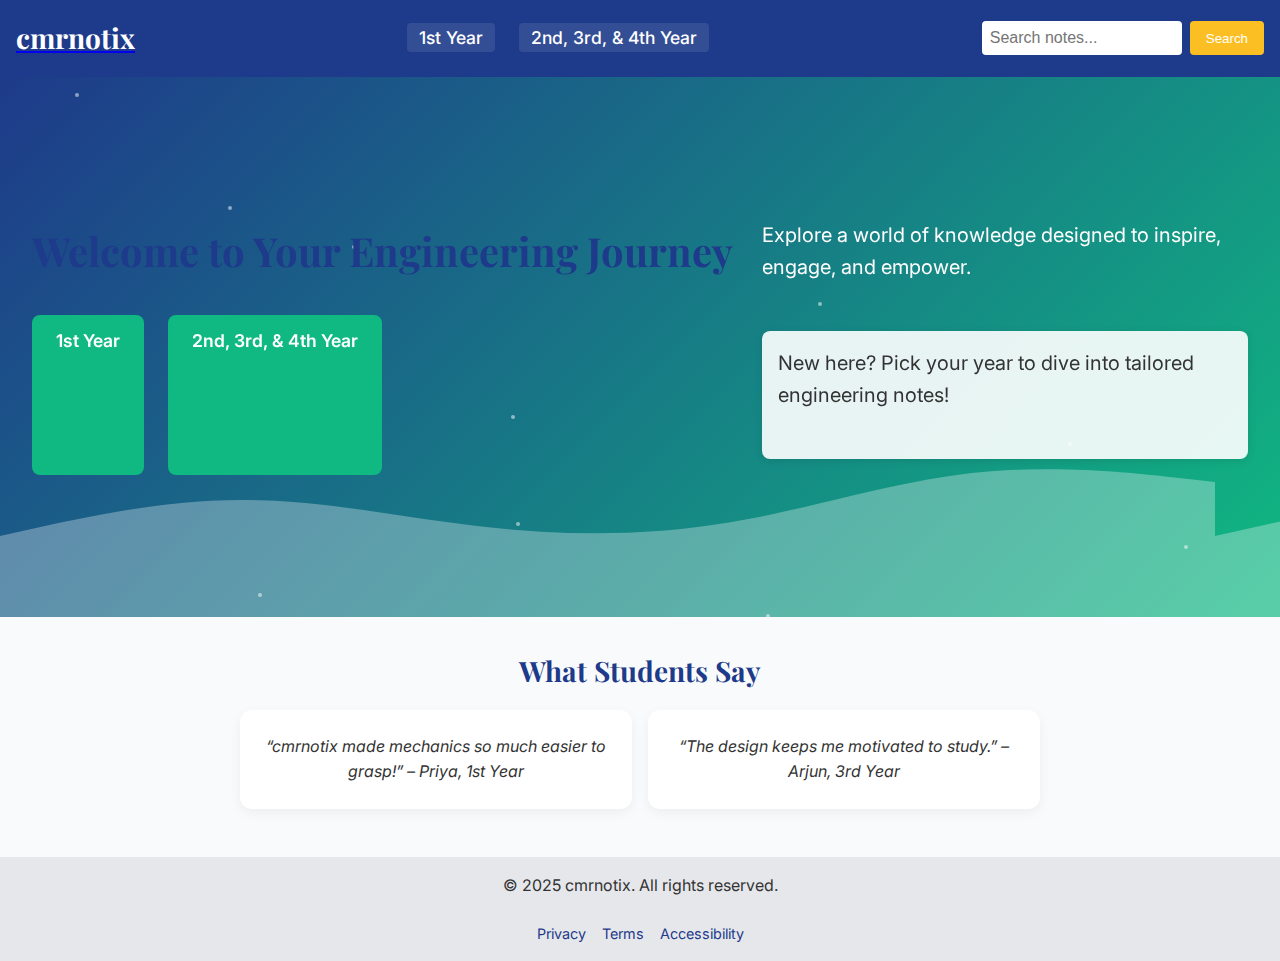
<file: index.html>
<!DOCTYPE html>
<html lang="en">
<head>
    <meta charset="UTF-8">
    <meta name="viewport" content="width=device-width, initial-scale=1.0">
    <meta name="description" content="cmrnotix: A revolutionary educational platform for engineering students.">
    <link href="https://fonts.googleapis.com/css2?family=Inter:wght@400;500;600&family=Playfair+Display:wght@400;700&display=swap" rel="stylesheet">
    <link rel="icon" href="/assets/images/favicon.ico" type="image/x-icon">
    <link rel="stylesheet" href="styles.css">
    <title>cmrnotix - Engineering Education Reimagined</title>
</head>
<body>
    <!-- Header: Navigation hub with accessibility focus -->
    <header role="banner">
        <nav aria-label="Main navigation">
            <a href="/" class="logo" aria-label="cmrnotix homepage"><h1>cmrnotix</h1></a>
            <ul class="nav-menu">
                <li><a href="/firstyearnotes.html" aria-label="First Year Notes" class="highlight">1st Year</a></li>
                <li><a href="/upperyearsnotes.html" aria-label="Upper Years Notes" class="highlight">2nd, 3rd, & 4th Year</a></li>
            </ul>
            <form role="search" class="search-form">
                <input type="search" id="search" name="q" placeholder="Search notes..." aria-label="Search study notes" required>
                <button type="submit" aria-label="Submit search">Search</button>
            </form>
        </nav>
    </header>

    <!-- Main: Enhanced with dynamic wave and smart suggestions -->
    <main role="main">
        <section class="hero" aria-labelledby="hero-title">
            <div class="hero-wave" aria-hidden="true"></div> <!-- Dynamic wave effect -->
            <div class="hero-particles" aria-hidden="true"></div>
            <h2 id="hero-title" class="welcome-text">Welcome to Your Engineering Journey</h2>
            <p>Explore a world of knowledge designed to inspire, engage, and empower.</p>
            <div class="hero-cta">
                <a href="/firstyearnotes.html" class="btn primary-cta" aria-label="Start with First Year Notes" data-tooltip="Start here if you're new!">1st Year</a>
                <a href="/upperyearsnotes.html" class="btn primary-cta" aria-label="Explore Upper Years Notes" data-tooltip="Advanced resources await!">2nd, 3rd, & 4th Year</a>
            </div>
            <div class="onboarding-message" role="alert" aria-live="polite">
                <p>New here? Pick your year to dive into tailored engineering notes!</p>
                <span class="onboarding-progress" aria-hidden="true"></span>
            </div>
            <!-- Smart Suggestion -->
            <div class="smart-suggestion" role="complementary" aria-live="polite" style="display: none;">
                <p>Try starting with <a href="/mechanics.html">Mechanics</a> – a popular choice for 1st Year!</p>
            </div>
        </section>

        <section class="testimonials" aria-labelledby="testimonials-title">
            <h3 id="testimonials-title">What Students Say</h3>
            <ul class="testimonial-list">
                <li>“cmrnotix made mechanics so much easier to grasp!” – Priya, 1st Year</li>
                <li>“The design keeps me motivated to study.” – Arjun, 3rd Year</li>
            </ul>
        </section>
    </main>

    <!-- Footer: Trust-building essentials -->
    <footer role="contentinfo">
        <p>© 2025 cmrnotix. All rights reserved.</p>
        <ul class="footer-links">
            <li><a href="/privacy.html" aria-label="Privacy Policy">Privacy</a></li>
            <li><a href="/terms.html" aria-label="Terms of Service">Terms</a></li>
            <li><a href="/accessibility.html" aria-label="Accessibility Statement">Accessibility</a></li>
        </ul>
    </footer>

    <script src="script.js" defer></script>
</body>
</html>
</file>
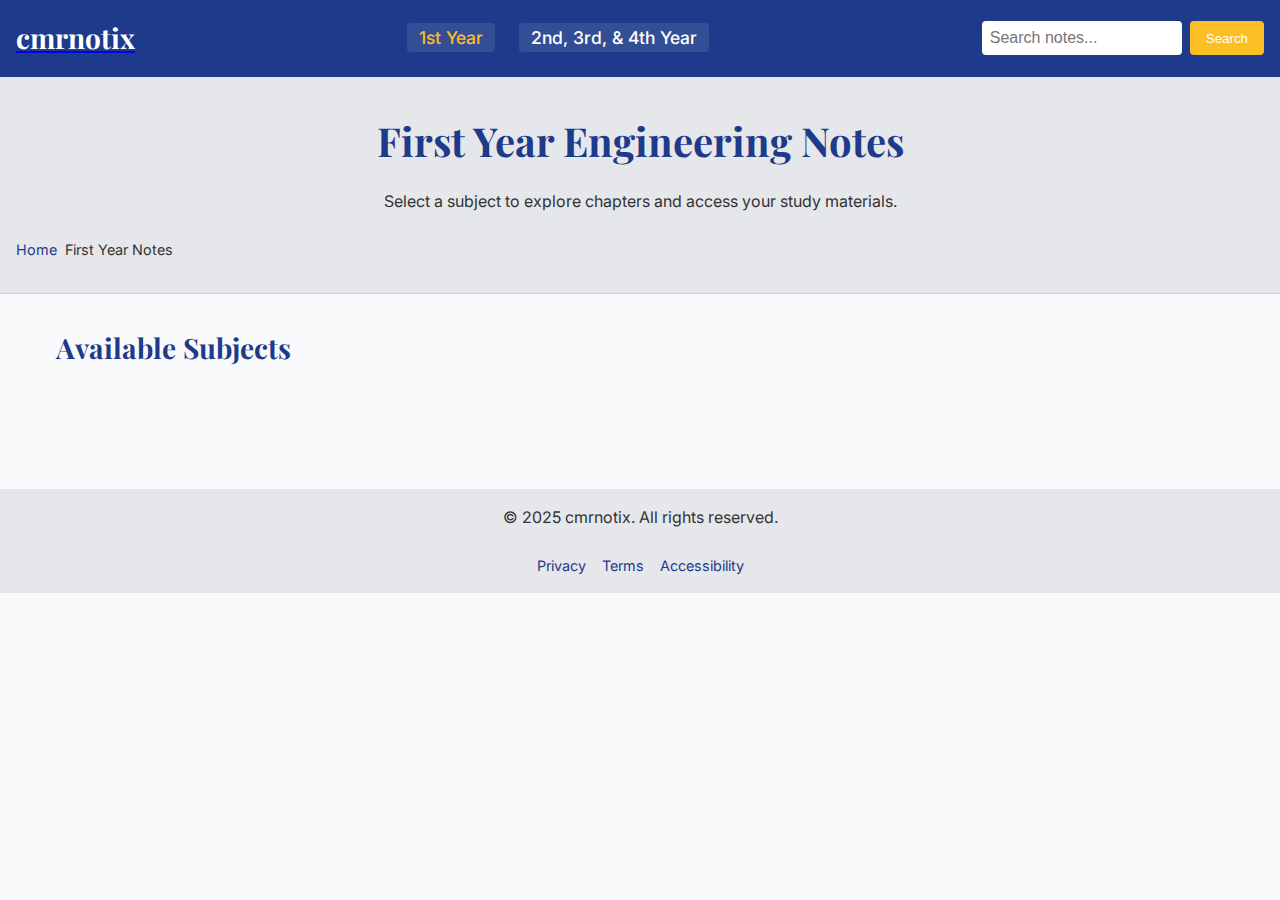
<file: firstyearnotes.html>
<!DOCTYPE html>
<html lang="en">
<head>
    <meta charset="UTF-8">
    <meta name="viewport" content="width=device-width, initial-scale=1.0">
    <meta name="description" content="First-year engineering notes on cmrnotix.">
    <link href="https://fonts.googleapis.com/css2?family=Inter:wght@400;500;600&family=Playfair+Display:wght@400;700&display=swap" rel="stylesheet">
    <link rel="icon" href="/assets/images/favicon.ico" type="image/x-icon">
    <link rel="stylesheet" href="styles.css">
    <title>First Year Notes - cmrnotix</title>
</head>
<body>
    <!-- Header: Consistent navigation hub -->
    <header role="banner">
        <nav aria-label="Main navigation">
            <a href="/" class="logo" aria-label="cmrnotix homepage"><h1>cmrnotix</h1></a>
            <ul class="nav-menu">
                <li><a href="/firstyearnotes.html" aria-label="First Year Notes" class="highlight">1st Year</a></li>
                <li><a href="/upperyearsnotes.html" aria-label="Upper Years Notes" class="highlight">2nd, 3rd, & 4th Year</a></li>
            </ul>
            <form role="search" class="search-form">
                <input type="search" id="search" name="q" placeholder="Search notes..." aria-label="Search study notes" required>
                <button type="submit" aria-label="Submit search">Search</button>
            </form>
        </nav>
    </header>

    <!-- Main: Subject list with error handling -->
    <main role="main">
        <section class="notes-intro" aria-labelledby="notes-title">
            <h2 id="notes-title">First Year Engineering Notes</h2>
            <p>Select a subject to explore chapters and access your study materials.</p>
            <nav aria-label="Breadcrumb">
                <ol class="breadcrumbs">
                    <li><a href="/">Home</a></li>
                    <li>First Year Notes</li>
                </ol>
            </nav>
        </section>

        <section class="subject-list" aria-labelledby="subjects-title">
            <h3 id="subjects-title">Available Subjects</h3>
            <ul class="subjects">
                <li><a href="/mechanics.html" aria-label="Mechanics Notes">Mechanics</a></li>
                <li><a href="/physics.html" aria-label="Physics Notes">Physics</a></li>
                <li><a href="#" aria-label="Mathematics Notes">Mathematics</a></li>
            </ul>
            <div class="error-message" role="alert" aria-live="polite" style="display: none;">
                <p>Oops! No subjects match your search. Try "Mechanics" or "Physics."</p>
            </div>
        </section>
    </main>

    <!-- Footer: Consistent trust elements -->
    <footer role="contentinfo">
        <p>© 2025 cmrnotix. All rights reserved.</p>
        <ul class="footer-links">
            <li><a href="/privacy.html" aria-label="Privacy Policy">Privacy</a></li>
            <li><a href="/terms.html" aria-label="Terms of Service">Terms</a></li>
            <li><a href="/accessibility.html" aria-label="Accessibility Statement">Accessibility</a></li>
        </ul>
    </footer>

    <script src="script.js" defer></script>
</body>
</html>
</file>
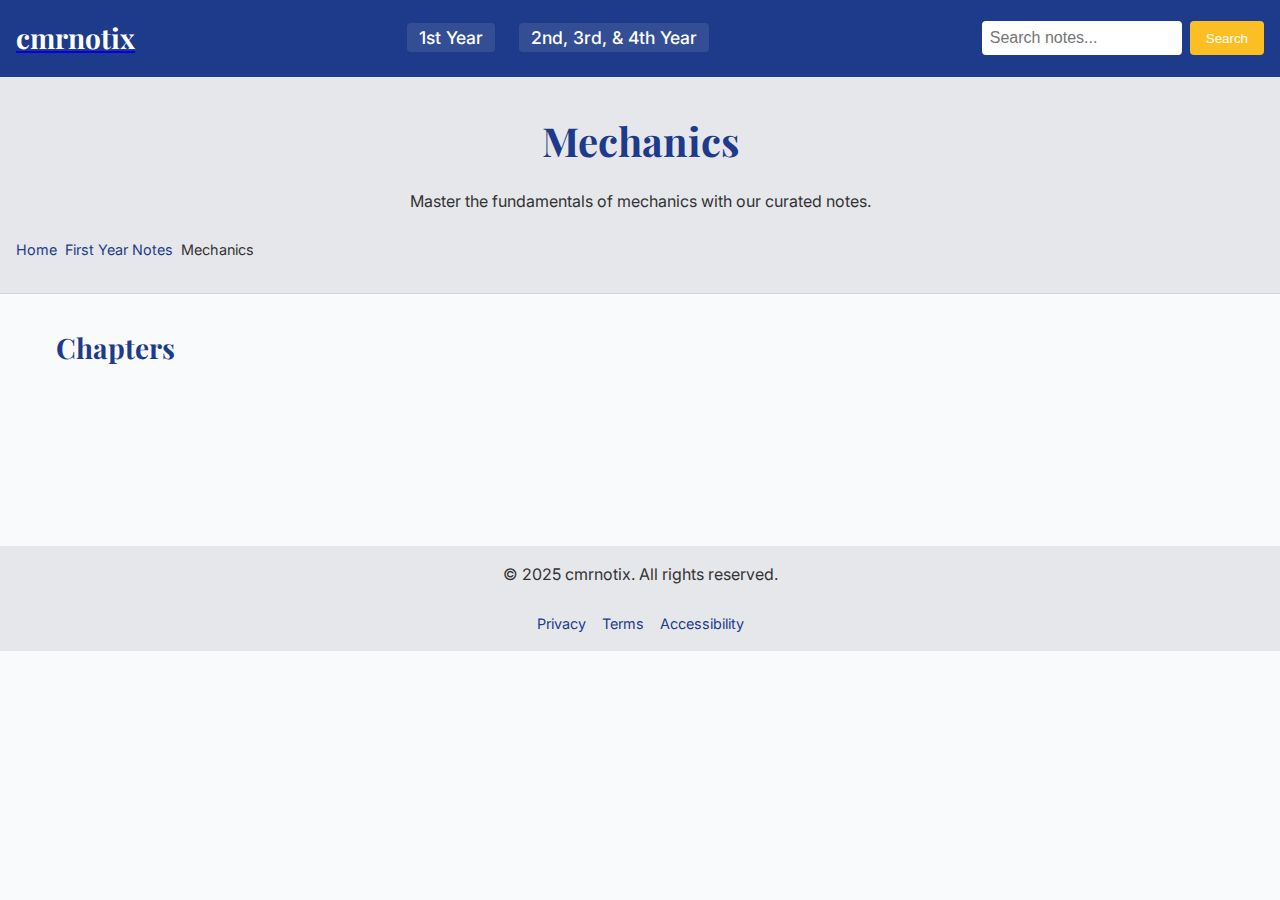
<file: mechanics.html>
<!DOCTYPE html>
<html lang="en">
<head>
    <meta charset="UTF-8">
    <meta name="viewport" content="width=device-width, initial-scale=1.0">
    <meta name="description" content="Mechanics notes for first-year engineering students on cmrnotix.">
    <link href="https://fonts.googleapis.com/css2?family=Inter:wght@400;500;600&family=Playfair+Display:wght@400;700&display=swap" rel="stylesheet">
    <link rel="icon" href="/assets/images/favicon.ico" type="image/x-icon">
    <link rel="stylesheet" href="styles.css">
    <title>Mechanics - First Year Notes - cmrnotix</title>
</head>
<body>
    <!-- Header: Consistent navigation hub -->
    <header role="banner">
        <nav aria-label="Main navigation">
            <a href="/" class="logo" aria-label="cmrnotix homepage"><h1>cmrnotix</h1></a>
            <ul class="nav-menu">
                <li><a href="/firstyearnotes.html" aria-label="First Year Notes" class="highlight">1st Year</a></li>
                <li><a href="/upperyearsnotes.html" aria-label="Upper Years Notes" class="highlight">2nd, 3rd, & 4th Year</a></li>
            </ul>
            <form role="search" class="search-form">
                <input type="search" id="search" name="q" placeholder="Search notes..." aria-label="Search study notes" required>
                <button type="submit" aria-label="Submit search">Search</button>
            </form>
        </nav>
    </header>

    <!-- Main: Chapter list with download/open options -->
    <main role="main">
        <section class="subject-intro" aria-labelledby="subject-title">
            <h2 id="subject-title">Mechanics</h2>
            <p>Master the fundamentals of mechanics with our curated notes.</p>
            <nav aria-label="Breadcrumb">
                <ol class="breadcrumbs">
                    <li><a href="/">Home</a></li>
                    <li><a href="/firstyearnotes.html">First Year Notes</a></li>
                    <li>Mechanics</li>
                </ol>
            </nav>
        </section>

        <section class="chapter-list" aria-labelledby="chapters-title">
            <h3 id="chapters-title">Chapters</h3>
            <ul class="chapters">
                <li>
                    <h4>Chapter 1: Introduction to Mechanics</h4>
                    <div class="chapter-actions">
                        <a href="/assets/media/ch1_mechanics.pdf" download aria-label="Download Chapter 1 Notes">Download</a>
                        <a href="/assets/media/ch1_mechanics.pdf" target="_blank" aria-label="Open Chapter 1 Notes">Open</a>
                    </div>
                </li>
                <li>
                    <h4>Chapter 2: Forces and Motion</h4>
                    <div class="chapter-actions">
                        <a href="/assets/media/ch2_mechanics.pdf" download aria-label="Download Chapter 2 Notes">Download</a>
                        <a href="/assets/media/ch2_mechanics.pdf" target="_blank" aria-label="Open Chapter 2 Notes">Open</a>
                    </div>
                </li>
            </ul>
            <div class="error-message" role="alert" aria-live="polite" style="display: none;">
                <p>Oops! No chapters match your search. Try "Introduction" or "Forces."</p>
            </div>
        </section>
    </main>

    <!-- Footer: Consistent trust elements -->
    <footer role="contentinfo">
        <p>© 2025 cmrnotix. All rights reserved.</p>
        <ul class="footer-links">
            <li><a href="/privacy.html" aria-label="Privacy Policy">Privacy</a></li>
            <li><a href="/terms.html" aria-label="Terms of Service">Terms</a></li>
            <li><a href="/accessibility.html" aria-label="Accessibility Statement">Accessibility</a></li>
        </ul>
    </footer>

    <script src="script.js" defer></script>
</body>
</html>
</file>
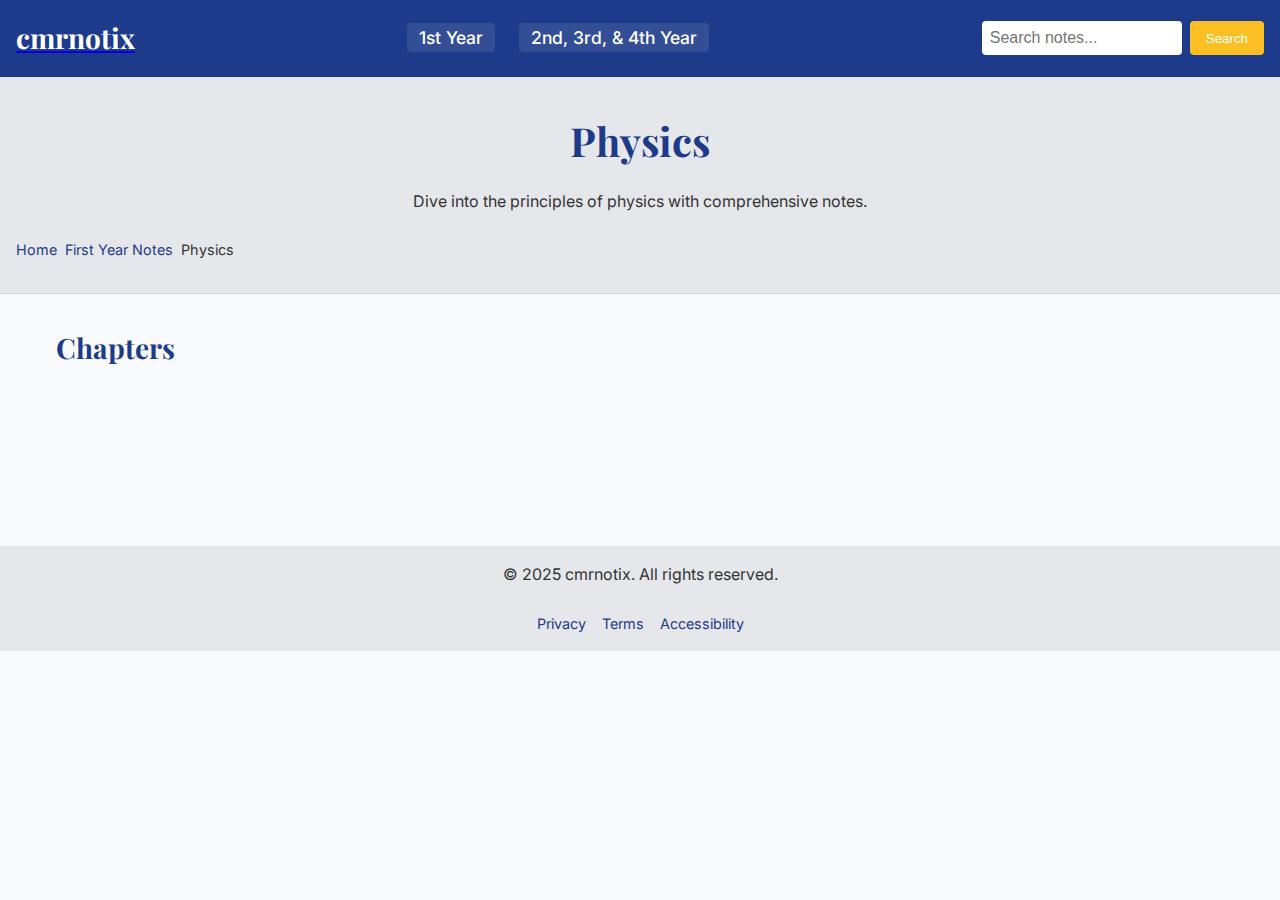
<file: physics.html>
<!DOCTYPE html>
<html lang="en">
<head>
    <meta charset="UTF-8">
    <meta name="viewport" content="width=device-width, initial-scale=1.0">
    <meta name="description" content="Physics notes for first-year engineering students on cmrnotix.">
    <link href="https://fonts.googleapis.com/css2?family=Inter:wght@400;500;600&family=Playfair+Display:wght@400;700&display=swap" rel="stylesheet">
    <link rel="icon" href="/assets/images/favicon.ico" type="image/x-icon">
    <link rel="stylesheet" href="styles.css">
    <title>Physics - First Year Notes - cmrnotix</title>
</head>
<body>
    <!-- Header: Consistent navigation hub -->
    <header role="banner">
        <nav aria-label="Main navigation">
            <a href="/" class="logo" aria-label="cmrnotix homepage"><h1>cmrnotix</h1></a>
            <ul class="nav-menu">
                <li><a href="/firstyearnotes.html" aria-label="First Year Notes" class="highlight">1st Year</a></li>
                <li><a href="/upperyearsnotes.html" aria-label="Upper Years Notes" class="highlight">2nd, 3rd, & 4th Year</a></li>
            </ul>
            <form role="search" class="search-form">
                <input type="search" id="search" name="q" placeholder="Search notes..." aria-label="Search study notes" required>
                <button type="submit" aria-label="Submit search">Search</button>
            </form>
        </nav>
    </header>

    <!-- Main: Chapter list with download/open options -->
    <main role="main">
        <section class="subject-intro" aria-labelledby="subject-title">
            <h2 id="subject-title">Physics</h2>
            <p>Dive into the principles of physics with comprehensive notes.</p>
            <nav aria-label="Breadcrumb">
                <ol class="breadcrumbs">
                    <li><a href="/">Home</a></li>
                    <li><a href="/firstyearnotes.html">First Year Notes</a></li>
                    <li>Physics</li>
                </ol>
            </nav>
        </section>

        <section class="chapter-list" aria-labelledby="chapters-title">
            <h3 id="chapters-title">Chapters</h3>
            <ul class="chapters">
                <li>
                    <h4>Chapter 1: Kinematics</h4>
                    <div class="chapter-actions">
                        <a href="/assets/media/ch1_physics.pdf" download aria-label="Download Chapter 1 Notes">Download</a>
                        <a href="/assets/media/ch1_physics.pdf" target="_blank" aria-label="Open Chapter 1 Notes">Open</a>
                    </div>
                </li>
                <li>
                    <h4>Chapter 2: Energy and Work</h4>
                    <div class="chapter-actions">
                        <a href="/assets/media/ch2_physics.pdf" download aria-label="Download Chapter 2 Notes">Download</a>
                        <a href="/assets/media/ch2_physics.pdf" target="_blank" aria-label="Open Chapter 2 Notes">Open</a>
                    </div>
                </li>
            </ul>
            <div class="error-message" role="alert" aria-live="polite" style="display: none;">
                <p>Oops! No chapters match your search. Try "Kinematics" or "Energy."</p>
            </div>
        </section>
    </main>

    <!-- Footer: Consistent trust elements -->
    <footer role="contentinfo">
        <p>© 2025 cmrnotix. All rights reserved.</p>
        <ul class="footer-links">
            <li><a href="/privacy.html" aria-label="Privacy Policy">Privacy</a></li>
            <li><a href="/terms.html" aria-label="Terms of Service">Terms</a></li>
            <li><a href="/accessibility.html" aria-label="Accessibility Statement">Accessibility</a></li>
        </ul>
    </footer>

    <script src="script.js" defer></script>
</body>
</html>
</file>
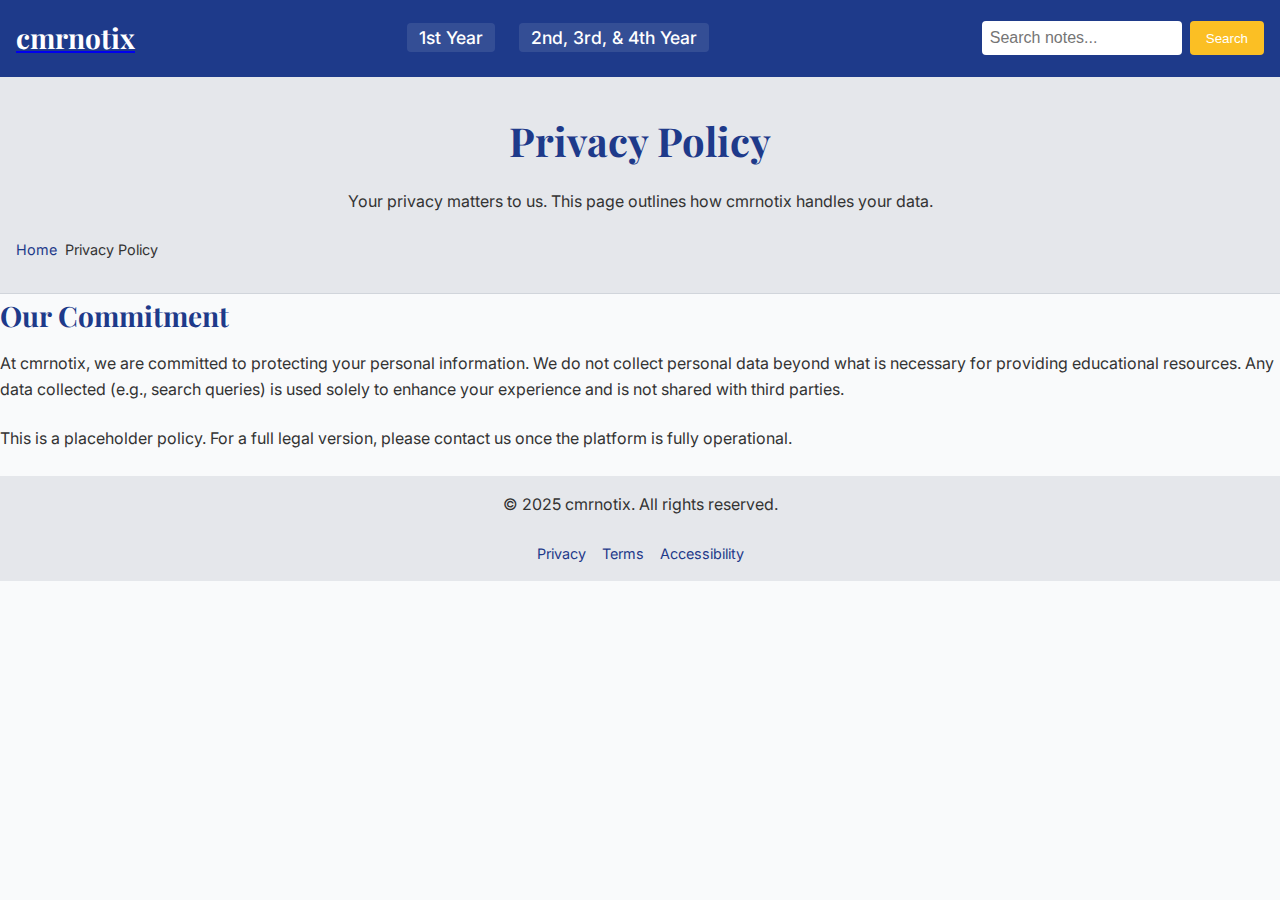
<file: privacy.html>
<!DOCTYPE html>
<html lang="en">
<head>
    <meta charset="UTF-8">
    <meta name="viewport" content="width=device-width, initial-scale=1.0">
    <meta name="description" content="Privacy Policy for cmrnotix, ensuring user data protection.">
    <link href="https://fonts.googleapis.com/css2?family=Inter:wght@400;500;600&family=Playfair+Display:wght@400;700&display=swap" rel="stylesheet">
    <link rel="icon" href="/assets/images/favicon.ico" type="image/x-icon">
    <link rel="stylesheet" href="styles.css">
    <title>Privacy Policy - cmrnotix</title>
</head>
<body>
    <!-- Header: Consistent navigation hub -->
    <header role="banner">
        <nav aria-label="Main navigation">
            <a href="/" class="logo" aria-label="cmrnotix homepage"><h1>cmrnotix</h1></a>
            <ul class="nav-menu">
                <li><a href="/firstyearnotes.html" aria-label="First Year Notes" class="highlight">1st Year</a></li>
                <li><a href="/upperyearsnotes.html" aria-label="Upper Years Notes" class="highlight">2nd, 3rd, & 4th Year</a></li>
            </ul>
            <form role="search" class="search-form">
                <input type="search" id="search" name="q" placeholder="Search notes..." aria-label="Search study notes" required>
                <button type="submit" aria-label="Submit search">Search</button>
            </form>
        </nav>
    </header>

    <!-- Main: Privacy Policy content -->
    <main role="main">
        <section class="notes-intro" aria-labelledby="privacy-title">
            <h2 id="privacy-title">Privacy Policy</h2>
            <p>Your privacy matters to us. This page outlines how cmrnotix handles your data.</p>
            <nav aria-label="Breadcrumb">
                <ol class="breadcrumbs">
                    <li><a href="/">Home</a></li>
                    <li>Privacy Policy</li>
                </ol>
            </nav>
        </section>

        <section class="content" aria-labelledby="privacy-details">
            <h3 id="privacy-details">Our Commitment</h3>
            <p>At cmrnotix, we are committed to protecting your personal information. We do not collect personal data beyond what is necessary for providing educational resources. Any data collected (e.g., search queries) is used solely to enhance your experience and is not shared with third parties.</p>
            <p>This is a placeholder policy. For a full legal version, please contact us once the platform is fully operational.</p>
        </section>
    </main>

    <!-- Footer: Consistent trust elements -->
    <footer role="contentinfo">
        <p>© 2025 cmrnotix. All rights reserved.</p>
        <ul class="footer-links">
            <li><a href="/privacy.html" aria-label="Privacy Policy">Privacy</a></li>
            <li><a href="/terms.html" aria-label="Terms of Service">Terms</a></li>
            <li><a href="/accessibility.html" aria-label="Accessibility Statement">Accessibility</a></li>
        </ul>
    </footer>

    <script src="script.js" defer></script>
</body>
</html>
</file>
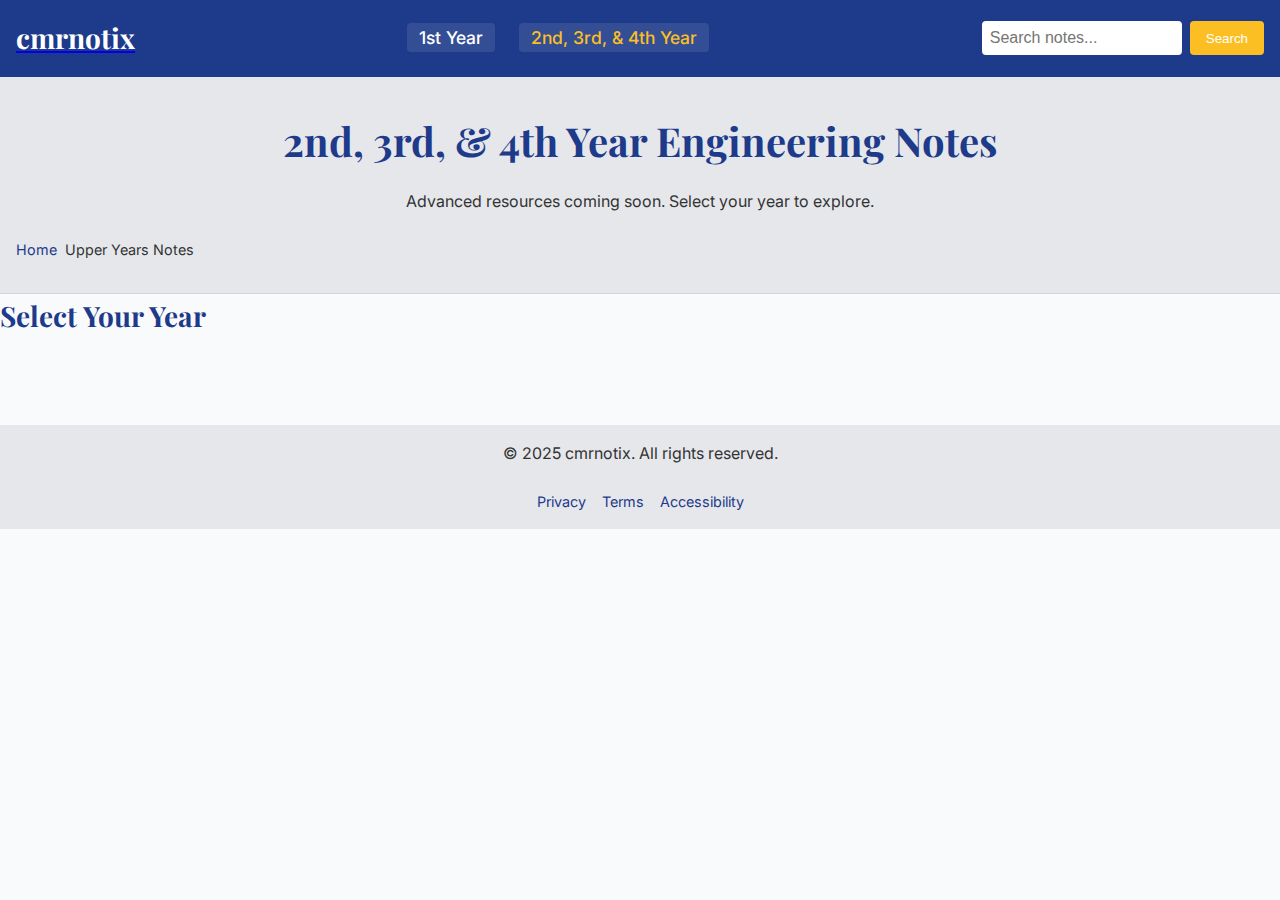
<file: upperyearsnotes.html>
<!DOCTYPE html>
<html lang="en">
<head>
    <meta charset="UTF-8">
    <meta name="viewport" content="width=device-width, initial-scale=1.0">
    <meta name="description" content="Notes for 2nd, 3rd, and 4th-year engineering students on cmrnotix.">
    <link href="https://fonts.googleapis.com/css2?family=Inter:wght@400;500;600&family=Playfair+Display:wght@400;700&display=swap" rel="stylesheet">
    <link rel="icon" href="/assets/images/favicon.ico" type="image/x-icon">
    <link rel="stylesheet" href="styles.css">
    <title>Upper Years Notes - cmrnotix</title>
</head>
<body>
    <!-- Header: Consistent navigation hub -->
    <header role="banner">
        <nav aria-label="Main navigation">
            <a href="/" class="logo" aria-label="cmrnotix homepage"><h1>cmrnotix</h1></a>
            <ul class="nav-menu">
                <li><a href="/firstyearnotes.html" aria-label="First Year Notes" class="highlight">1st Year</a></li>
                <li><a href="/upperyearsnotes.html" aria-label="Upper Years Notes" class="highlight">2nd, 3rd, & 4th Year</a></li>
            </ul>
            <form role="search" class="search-form">
                <input type="search" id="search" name="q" placeholder="Search notes..." aria-label="Search study notes" required>
                <button type="submit" aria-label="Submit search">Search</button>
            </form>
        </nav>
    </header>

    <!-- Main: Year selection placeholder -->
    <main role="main">
        <section class="notes-intro" aria-labelledby="notes-title">
            <h2 id="notes-title">2nd, 3rd, & 4th Year Engineering Notes</h2>
            <p>Advanced resources coming soon. Select your year to explore.</p>
            <nav aria-label="Breadcrumb">
                <ol class="breadcrumbs">
                    <li><a href="/">Home</a></li>
                    <li>Upper Years Notes</li>
                </ol>
            </nav>
        </section>

        <section class="year-list" aria-labelledby="years-title">
            <h3 id="years-title">Select Your Year</h3>
            <ul class="subjects">
                <li><a href="#" aria-label="Second Year Notes">2nd Year</a></li>
                <li><a href="#" aria-label="Third Year Notes">3rd Year</a></li>
                <li><a href="#" aria-label="Fourth Year Notes">4th Year</a></li>
            </ul>
            <div class="error-message" role="alert" aria-live="polite" style="display: none;">
                <p>Oops! No years match your search. Try "2nd" or "3rd."</p>
            </div>
        </section>
    </main>

    <!-- Footer: Consistent trust elements -->
    <footer role="contentinfo">
        <p>© 2025 cmrnotix. All rights reserved.</p>
        <ul class="footer-links">
            <li><a href="/privacy.html" aria-label="Privacy Policy">Privacy</a></li>
            <li><a href="/terms.html" aria-label="Terms of Service">Terms</a></li>
            <li><a href="/accessibility.html" aria-label="Accessibility Statement">Accessibility</a></li>
        </ul>
    </footer>

    <script src="script.js" defer></script>
</body>
</html>
</file>
<file: styles.css>
/* Reset and Base Styles: Ensures clean slate across browsers */
* {
    margin: 0;
    padding: 0;
    box-sizing: border-box;
}

body {
    font-family: 'Inter', sans-serif;
    line-height: 1.6;
    color: #333;
    background-color: #F9FAFB;
}

/* Typography: Modern and hierarchical */
h1, h2, h3, h4 {
    font-family: 'Playfair Display', serif;
    color: #1E3A8A;
}

h1 { font-size: 2.5rem; }
h2 { font-size: 2rem; margin-bottom: 1rem; }
h3 { font-size: 1.5rem; margin-bottom: 0.75rem; }
p { font-size: 1rem; margin-bottom: 1.5rem; }

/* Color Scheme: Emotional and accessible */
:root {
    --primary: #1E3A8A; /* Deep blue: Trust, focus */
    --secondary: #FBBF24; /* Amber: Motivation, energy */
    --accent: #10B981; /* Green: Success, growth */
    --background: #F9FAFB; /* Light gray: Clean */
    --text: #333; /* Dark gray: Readability */
    --highlight: #E5E7EB; /* Subtle gray: Depth */
    --error: #EF4444; /* Red: Errors */
}

/* Header: Sticky nav with highlighted options */
header {
    background-color: var(--primary);
    color: white;
    padding: 1rem;
    position: sticky;
    top: 0;
    z-index: 10;
}

nav {
    display: flex;
    flex-direction: column;
    gap: 1rem;
    align-items: center;
}

.logo h1 {
    font-size: 1.75rem;
    color: white;
}

.nav-menu {
    list-style: none;
    display: flex;
    gap: 1.5rem;
}

.nav-menu a {
    color: white;
    text-decoration: none;
    font-weight: 500;
    transition: color 0.3s ease;
}

.nav-menu a:hover,
.nav-menu a.active {
    color: var(--secondary);
}

.nav-menu a.highlight {
    font-size: 1.1rem;
    padding: 0.25rem 0.75rem;
    border-radius: 4px;
    background-color: rgba(255, 255, 255, 0.1);
}

.search-form {
    display: flex;
    gap: 0.5rem;
}

.search-form input {
    padding: 0.5rem;
    border: none;
    border-radius: 4px;
    font-size: 1rem;
    width: 100%;
    max-width: 200px;
}

.search-form button {
    padding: 0.5rem 1rem;
    background-color: var(--secondary);
    color: white;
    border: none;
    border-radius: 4px;
    cursor: pointer;
    transition: background-color 0.3s ease;
}

.search-form button:hover {
    background-color: #D97706;
}

/* Hero Section: Dynamic wave and particles */
.hero {
    padding: 3rem 1rem;
    background: linear-gradient(135deg, var(--primary) 0%, var(--accent) 100%);
    color: white;
    position: relative;
    overflow: hidden;
    min-height: 60vh;
    display: grid;
    grid-template-columns: 1fr;
    align-content: center;
    text-align: center;
    will-change: transform;
}

.hero-wave {
    position: absolute;
    bottom: 0;
    left: 0;
    width: 100%;
    height: 50%;
    background: url('data:image/svg+xml,<svg xmlns="http://www.w3.org/2000/svg" viewBox="0 0 1440 320"><path fill="rgba(255,255,255,0.3)" d="M0,224L48,213.3C96,203,192,181,288,181.3C384,181,480,203,576,213.3C672,224,768,224,864,208C960,192,1056,160,1152,149.3C1248,139,1344,149,1392,154.7L1440,160L1440,320L1392,320C1344,320,1248,320,1152,320C1056,320,960,320,864,320C768,320,672,320,576,320C480,320,384,320,288,320C192,320,96,320,48,320L0,320Z"></path></svg>') repeat-x;
    animation: waveFlow 10s infinite linear;
    z-index: 0;
    will-change: background-position;
}

.hero-particles {
    position: absolute;
    top: 0;
    left: 0;
    width: 100%;
    height: 100%;
    pointer-events: none;
    z-index: 0;
}

.hero h2.welcome-text {
    font-size: 2.5rem;
    position: relative;
    z-index: 1;
    margin-bottom: 1rem;
    animation: welcomeFade 1.5s ease-in-out;
}

.hero p {
    font-size: 1.25rem;
    max-width: 600px;
    margin: 0 auto 2rem;
    position: relative;
    z-index: 1;
}

.hero-cta {
    display: flex;
    gap: 1.5rem;
    justify-content: center;
    position: relative;
    z-index: 1;
}

.btn {
    padding: 0.75rem 1.5rem;
    background-color: var(--secondary);
    color: white;
    text-decoration: none;
    border-radius: 8px;
    font-weight: 600;
    transition: transform 0.2s ease, background-color 0.3s ease, box-shadow 0.3s ease;
    position: relative;
}

.btn.primary-cta {
    background-color: var(--accent);
    font-size: 1.1rem;
}

.btn:hover {
    transform: translateY(-4px);
    background-color: #D97706;
    box-shadow: 0 4px 12px rgba(0, 0, 0, 0.2);
}

.btn[data-tooltip]::after {
    content: attr(data-tooltip);
    position: absolute;
    bottom: 120%;
    left: 50%;
    transform: translateX(-50%);
    background-color: var(--primary);
    color: white;
    padding: 0.5rem 1rem;
    border-radius: 4px;
    font-size: 0.9rem;
    white-space: nowrap;
    opacity: 0;
    visibility: hidden;
    transition: opacity 0.3s ease;
}

.btn:hover[data-tooltip]::after {
    opacity: 1;
    visibility: visible;
}

/* Onboarding and Smart Suggestion */
.onboarding-message {
    background-color: rgba(255, 255, 255, 0.9);
    color: var(--text);
    padding: 1rem;
    border-radius: 8px;
    max-width: 500px;
    margin: 1rem auto;
    box-shadow: 0 2px 8px rgba(0, 0, 0, 0.1);
    animation: slideUp 0.5s ease-out;
    transition: opacity 0.3s ease;
    position: relative;
}

.onboarding-progress {
    display: block;
    height: 4px;
    background-color: var(--accent);
    position: absolute;
    bottom: 0;
    left: 0;
    animation: progressBar 3s linear forwards;
}

.smart-suggestion {
    background-color: var(--highlight);
    color: var(--text);
    padding: 1rem;
    border-radius: 8px;
    max-width: 500px;
    margin: 1rem auto;
    box-shadow: 0 2px 8px rgba(0, 0, 0, 0.1);
    animation: fadeIn 0.5s ease-in;
}

.smart-suggestion a {
    color: var(--primary);
    text-decoration: underline;
}

/* Notes Pages */
.notes-intro,
.subject-intro {
    padding: 2rem 1rem;
    text-align: center;
    background-color: var(--highlight);
    border-bottom: 1px solid #D1D5DB;
}

.breadcrumbs {
    list-style: none;
    display: flex;
    gap: 0.5rem;
    justify-content: center;
    font-size: 0.9rem;
    color: var(--text);
}

.breadcrumbs a {
    color: var(--primary);
    text-decoration: none;
}

.breadcrumbs a:hover {
    text-decoration: underline;
}

.subject-list,
.chapter-list {
    padding: 2rem 1rem;
    max-width: 1200px;
    margin: 0 auto;
}

.subjects,
.chapters {
    list-style: none;
    display: grid;
    gap: 1.5rem;
}

.subjects li {
    opacity: 0;
    transform: translateY(20px);
    animation: slideUp 0.5s ease-out forwards;
}

.subjects a {
    display: block;
    padding: 1.5rem;
    background-color: white;
    border-radius: 12px;
    text-decoration: none;
    color: var(--primary);
    font-weight: 500;
    box-shadow: 0 4px 12px rgba(0, 0, 0, 0.05);
    transition: transform 0.3s ease, box-shadow 0.3s ease;
}

.subjects a:hover {
    transform: translateY(-6px);
    box-shadow: 0 8px 20px rgba(0, 0, 0, 0.1);
}

.chapters li {
    opacity: 0;
    transform: translateY(20px);
    animation: slideUp 0.5s ease-out forwards;
    background-color: white;
    padding: 1.5rem;
    border-radius: 12px;
    box-shadow: 0 4px 12px rgba(0, 0, 0, 0.05);
    transition: transform 0.3s ease;
}

.chapters li:hover {
    transform: translateY(-4px);
}

.chapter-actions {
    display: flex;
    gap: 1rem;
    margin-top: 1rem;
}

.chapter-actions a {
    padding: 0.5rem 1.25rem;
    text-decoration: none;
    border-radius: 6px;
    font-weight: 500;
    transition: opacity 0.3s ease;
}

.chapter-actions a:first-child {
    background-color: var(--accent);
    color: white;
}

.chapter-actions a:last-child {
    background-color: var(--primary);
    color: white;
}

.chapter-actions a:hover {
    opacity: 0.85;
}

/* Error Message */
.error-message {
    background-color: #FEE2E2;
    color: var(--error);
    padding: 1rem;
    border-radius: 8px;
    margin-top: 1rem;
    text-align: center;
    animation: fadeIn 0.5s ease-in;
}

/* Testimonials */
.testimonials {
    padding: 2rem 1rem;
    background-color: var(--background);
    text-align: center;
}

.testimonial-list {
    list-style: none;
    max-width: 800px;
    margin: 1rem auto;
    display: grid;
    gap: 1rem;
}

.testimonial-list li {
    background-color: white;
    padding: 1.5rem;
    border-radius: 12px;
    box-shadow: 0 4px 12px rgba(0, 0, 0, 0.05);
    font-style: italic;
}

/* Footer */
footer {
    background-color: var(--highlight);
    padding: 1rem;
    text-align: center;
    font-size: 0.9rem;
}

.footer-links {
    list-style: none;
    display: flex;
    gap: 1rem;
    justify-content: center;
    margin-top: 0.5rem;
}

.footer-links a {
    color: var(--primary);
    text-decoration: none;
}

.footer-links a:hover {
    text-decoration: underline;
}

/* Animations */
@keyframes fadeIn {
    from { opacity: 0; }
    to { opacity: 1; }
}

@keyframes slideUp {
    from { transform: translateY(20px); opacity: 0; }
    to { transform: translateY(0); opacity: 1; }
}

@keyframes welcomeFade {
    from { opacity: 0; transform: scale(0.95); }
    to { opacity: 1; transform: scale(1); }
}

@keyframes progressBar {
    from { width: 0; }
    to { width: 100%; }
}

@keyframes waveFlow {
    from { background-position: 0 0; }
    to { background-position: 1440px 0; }
}

.subjects li:nth-child(1) { animation-delay: 0.1s; }
.subjects li:nth-child(2) { animation-delay: 0.2s; }
.subjects li:nth-child(3) { animation-delay: 0.3s; }
.chapters li:nth-child(1) { animation-delay: 0.1s; }
.chapters li:nth-child(2) { animation-delay: 0.2s; }

/* Responsive Design */
@media (min-width: 768px) {
    nav {
        flex-direction: row;
        justify-content: space-between;
    }
    h1 { font-size: 3rem; }
    h2 { font-size: 2.5rem; }
    h3 { font-size: 1.75rem; }
    .hero {
        padding: 5rem 2rem;
        grid-template-columns: 3fr 2fr;
        text-align: left;
    }
    .hero h2 { font-size: 3rem; }
    .hero-cta { justify-content: flex-start; }
    .subjects { grid-template-columns: repeat(2, 1fr); }
    .chapters { grid-template-columns: 1fr; }
    .testimonial-list { grid-template-columns: repeat(2, 1fr); }
}

@media (min-width: 1024px) {
    .subjects { grid-template-columns: repeat(3, 1fr); }
    .chapters { grid-template-columns: repeat(2, 1fr); }
}

/* Performance Optimization */
img {
    max-width: 100%;
    height: auto;
}

.particle {
    position: absolute;
    width: 4px;
    height: 4px;
    background-color: rgba(255, 255, 255, 0.5);
    border-radius: 50%;
    animation: float infinite linear;
}

@keyframes float {
    0% { transform: translateY(0); opacity: 0.5; }
    50% { opacity: 1; }
    100% { transform: translateY(-100vh); opacity: 0.5; }
}
</file>
